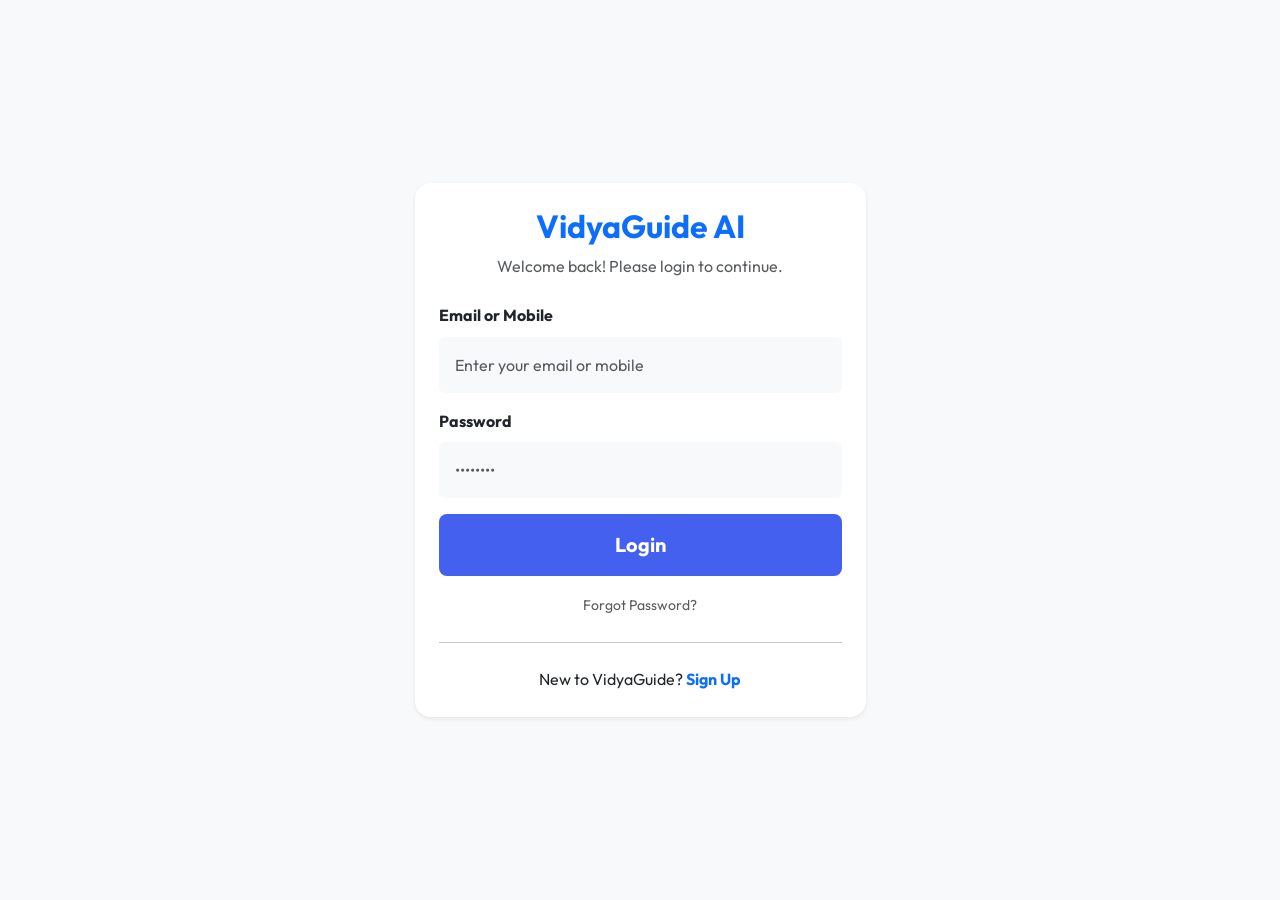
<file: index.html>
<!DOCTYPE html>
<html lang="en">

<head>
    <meta charset="UTF-8">
    <meta name="viewport" content="width=device-width, initial-scale=1.0">
    <title>VidyaGuide AI - Career Planning & Resume Mentoring</title>
    <link href="https://cdn.jsdelivr.net/npm/bootstrap@5.3.0/dist/css/bootstrap.min.css" rel="stylesheet">
    <link rel="stylesheet" href="css/style.css">
</head>

<body>
    <!-- Navigation Guard -->
    <script src="js/guard.js"></script>

    <nav class="navbar navbar-expand-lg navbar-light sticky-top">
        <div class="container">
            <a class="navbar-brand fw-bold" href="index.html">VidyaGuide AI</a>
            <button class="navbar-toggler" type="button" data-bs-toggle="collapse" data-bs-target="#navbarNav">
                <span class="navbar-toggler-icon"></span>
            </button>
            <div class="collapse navbar-collapse" id="navbarNav">
                <ul class="navbar-nav ms-auto">
                    <li class="nav-item"><a class="nav-link active" href="index.html">Home</a></li>
                    <li class="nav-item"><a class="nav-link" href="pages/profile.html">Profile</a></li>
                    <li class="nav-item"><a class="nav-link" href="pages/dashboard.html">Dashboard</a></li>
                    <li class="nav-item"><a class="nav-link" href="pages/resume-builder.html">Resume Builder</a></li>
                    <li class="nav-item"><a class="nav-link" href="pages/career-guidance.html">Chatbot</a></li>
                    <li class="nav-item ms-lg-3">
                        <button class="btn btn-outline-danger btn-sm px-3" onclick="logout()">Logout</button>
                    </li>
                </ul>
            </div>
        </div>
    </nav>

    <div id="home-view">
        <header class="py-5 mb-4 bg-white shadow-sm">
            <div class="container">
                <div class="text-center my-5">
                    <h1 class="display-3 fw-bold text-primary">VidyaGuide AI</h1>
                    <p class="lead text-muted fs-4">Your Intelligent Path to Career Excellence.</p>
                    <div class="mt-4">
                        <a href="pages/onboarding.html" class="btn btn-primary btn-lg px-5 py-3 shadow-sm">Get
                            Started</a>
                    </div>
                </div>
            </div>
        </header>

        <main class="container">
            <!-- Problem Statement Section -->
            <section class="row justify-content-center mb-5">
                <div class="col-lg-8 text-center">
                    <h2 class="fw-bold mb-4">The Challenge</h2>
                    <p class="fs-5 text-secondary">
                        Many students struggle to navigate the complex world of career choices, learning paths, and
                        professional presence.
                        Traditional methods are often generic or inaccessible. <strong>VidyaGuide AI</strong> bridges
                        this
                        gap by providing
                        personalized, AI-driven mentorship and professional tools in one unified platform.
                    </p>
                </div>
            </section>

            <!-- Features Section -->
            <section class="row g-4 mb-5">
                <div class="col-md-4">
                    <div class="card h-100 p-3">
                        <div class="card-body">
                            <div class="mb-3 text-primary">
                                <i class="bi bi-robot fs-1"></i>
                            </div>
                            <h3 class="card-title h4">AI Career Mentor</h3>
                            <p class="card-text text-muted">Get instant, personalized advice on career paths, skills to
                                learn, and industry trends using Google Gemini AI.</p>
                            <a href="pages/career-guidance.html" class="btn btn-outline-primary mt-2 w-100">Consult
                                Mentor</a>
                        </div>
                    </div>
                </div>
                <div class="col-md-4">
                    <div class="card h-100 p-3">
                        <div class="card-body">
                            <div class="mb-3 text-success">
                                <i class="bi bi-bar-chart-fill fs-1"></i>
                            </div>
                            <h3 class="card-title h4">Progress Dashboard</h3>
                            <p class="card-text text-muted">Track your online courses, certifications, and learning
                                milestones with visual progress indicators.</p>
                            <a href="pages/progress-tracker.html" class="btn btn-outline-success mt-2 w-100">Go to
                                Dashboard</a>
                        </div>
                    </div>
                </div>
                <div class="col-md-4">
                    <div class="card h-100 p-3">
                        <div class="card-body">
                            <div class="mb-3 text-accent">
                                <i class="bi bi-file-earmark-person-fill fs-1"></i>
                            </div>
                            <h3 class="card-title h4">Resume Mentoring</h3>
                            <p class="card-text text-muted">Build professional certificates and resumes with our guided
                                builder and student-optimized templates.</p>
                            <a href="pages/resume-builder.html" class="btn btn-outline-dark mt-2 w-100">Build Resume</a>
                        </div>
                    </div>
                </div>
            </section>
        </main>
    </div>

    <!-- Integrated Authentication View -->
    <footer class="py-5 bg-dark">
        <div class="container">
            <p class="m-0 text-center text-white">Copyright &copy; VidyaGuide AI 2026</p>
        </div>
    </footer>

    <!-- Bootstrap Icons -->
    <link rel="stylesheet" href="https://cdn.jsdelivr.net/npm/bootstrap-icons@1.11.1/font/bootstrap-icons.css">
    <script src="https://cdn.jsdelivr.net/npm/bootstrap@5.3.0/dist/js/bootstrap.bundle.min.js"></script>
    <script src="js/storage.js"></script>
    <script src="js/logout.js"></script>
</body>

</html>
</file>
<file: css/style.css>
@import url('https://fonts.googleapis.com/css2?family=Outfit:wght@300;400;600&display=swap');

:root {
    --primary: #4361ee;
    --secondary: #3f37c9;
    --accent: #4cc9f0;
    --light: #f8f9ff;
    --dark: #2b2d42;
    --success: #4caf50;
}

body {
    font-family: 'Outfit', sans-serif;
    background-color: var(--light);
    color: var(--dark);
    line-height: 1.6;
}

.navbar {
    background-color: #ffffff !important;
    box-shadow: 0 2px 10px rgba(0, 0, 0, 0.05);
}

.navbar-brand {
    font-weight: 600;
    color: var(--primary) !important;
}

.nav-link {
    color: var(--dark) !important;
    font-weight: 400;
    margin: 0 10px;
    transition: color 0.3s;
}

.nav-link:hover,
.nav-link.active {
    color: var(--primary) !important;
}

.btn-primary {
    background-color: var(--primary);
    border: none;
    border-radius: 8px;
    padding: 10px 24px;
    font-weight: 600;
}

.card {
    border: none;
    border-radius: 16px;
    box-shadow: 0 4px 20px rgba(0, 0, 0, 0.04);
    transition: transform 0.3s ease;
}

.card:hover {
    transform: translateY(-8px);
}

/* Resume Templates */
.resume-template-1 {
    font-family: 'Times New Roman', Times, serif;
    color: #333;
    line-height: 1.5;
}

.resume-template-2 {
    font-family: 'Outfit', sans-serif;
    color: #2b2d42;
}

.resume-template-2 .bg-light {
    background-color: #f1f3f5 !important;
}

.resume-template-3 {
    font-family: 'Segoe UI', Tahoma, Geneva, Verdana, sans-serif;
    color: #344767;
}

.resume-template-3 h1 {
    color: #2b3a67;
    letter-spacing: 1px;
    font-weight: 600 !important;
}

/* Override the bootstrap bg-dark and text-white for a minimal look */
.resume-template-3 .bg-dark {
    background-color: transparent !important;
    color: #2b3a67 !important;
    border-bottom: 2px solid #e9ecef !important;
    padding: 0 0 5px 0 !important;
    margin-bottom: 15px !important;
    font-size: 1.1rem;
    font-weight: 600 !important;
}

.resume-template-3 .border-dark {
    border-color: #dee2e6 !important;
}

.resume-template-3 p {
    font-weight: 400 !important;
    color: #525f7f;
    line-height: 1.7;
}

.resume-template-3 .badge {
    background-color: #f6f9fc !important;
    color: #2b3a67 !important;
    border: 1px solid #e9ecef !important;
    font-weight: 500 !important;
    padding: 6px 12px !important;
}

.resume-template-3 .row.g-4 {
    --bs-gutter-y: 2.5rem;
    /* Increase vertical spacing between sections */
}

.resume-template-3 .text-end.small p {
    color: #8898aa;
}

/* Chat UI Styles */
#chat-window {
    scrollbar-width: thin;
    scrollbar-color: var(--primary) transparent;
}

#chat-window::-webkit-scrollbar {
    width: 6px;
}

#chat-window::-webkit-scrollbar-thumb {
    background-color: var(--primary);
    border-radius: 10px;
}

.message-bubble {
    font-size: 0.95rem;
    line-height: 1.5;
    word-wrap: break-word;
}

.sticky-top {
    z-index: 100 !important;
}

/* Print Styles */
@media print {
    body * {
        visibility: hidden;
    }

    #resume-preview,
    #resume-preview * {
        visibility: visible;
    }

    #resume-preview {
        position: absolute !important;
        left: 0 !important;
        top: 0 !important;
        width: 100% !important;
        height: 100% !important;
        margin: 0 !important;
        padding: 40px !important;
        box-shadow: none !important;
    }

    .navbar,
    .btn,
    .card,
    h3,
    header,
    footer,
    #resume-preview-container {
        display: none !important;
        visibility: hidden !important;
    }

    /* Force background colors for print */
    .bg-light {
        -webkit-print-color-adjust: exact;
        print-color-adjust: exact;
    }
}
</file>
